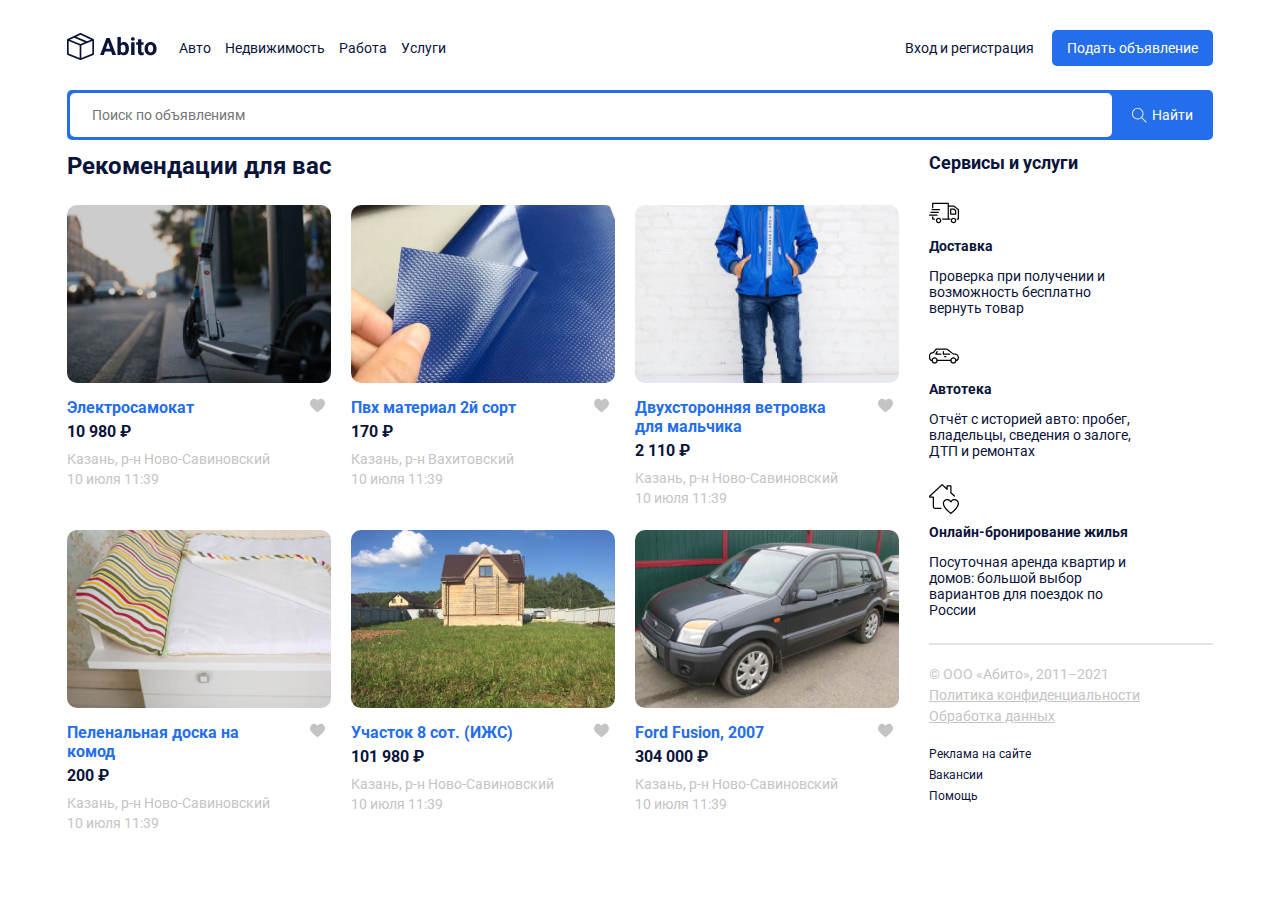
<file: index.html>
<!DOCTYPE html>
<html lang="ru">
<head>
  <meta charset="UTF-8">
  <meta http-equiv="X-UA-Compatible" content="IE=edge">
  <meta name="viewport" content="width=device-width, initial-scale=1.0">
  <title>Abito - доска обьявлений</title>
  <link rel="icon" href="./favicon.ico" type="image/x-icon" />
  <link rel="preconnect" href="https://fonts.googleapis.com">
  <link rel="preconnect" href="https://fonts.gstatic.com" crossorigin>
  <link href="https://fonts.googleapis.com/css2?family=Roboto:wght@400;700&display=swap" rel="stylesheet">
  <link rel="stylesheet" href="css/normalize.css">
  <link rel="stylesheet" href="css/style.css">
  <script src="js/swiper-bundle.min.js" defer></script>
  <script src="js/main.js" defer></script>
</head>
<body>
  <header class="header container">
    <div class="navbar">
      <a href="./" class="logo">
        <img src="img/logo.svg" alt="logo: Abito" class="logo-img">
      </a>
      <div class="navbar-panel">
        <svg class="close-menu" width="22" height="22" viewBox="0 0 44 44" fill="none" xmlns="http://www.w3.org/2000/svg">
          <path d="M1 1L42.5 42.5M1 42.5L42.5 1" stroke="black" stroke-width="2"/>
        </svg>         
        <nav class="navbar-menu">
          <ul class="menu">
            <li class="menu-item"><a href="#" class="menu-link">Авто</a></li>
            <li class="menu-item"><a href="#" class="menu-link">Недвижимость</a></li>
            <li class="menu-item"><a href="#" class="menu-link">Работа</a></li>
            <li class="menu-item"><a href="#" class="menu-link">Услуги</a></li>
          </ul>
        </nav>
        <div class="button-group">
          <a href="#" class="button button-link">Вход и регистрация</a>
          <a href="#" class="button button-primary">Подать объявление</a>
        </div>
      </div>
      <button class="menu-button">
        <svg width="30" height="30" viewBox="0 0 30 16" fill="none" xmlns="http://www.w3.org/2000/svg">
          <path d="M0.937476 2.37501H29.0624C29.58 2.37501 29.9999 1.95498 29.9999 1.43754C29.9999 0.920016 29.5799 0.500061 29.0624 0.500061H0.937476C0.419955 0.500061 0 0.920094 0 1.43754C0 1.95498 0.420033 2.37501 0.937476 2.37501Z" fill="black"/>
          <path d="M29.0624 7.06256H0.937476C0.419955 7.06256 0 7.48259 0 8.00003C0 8.51747 0.420033 8.9375 0.937476 8.9375H29.0624C29.58 8.9375 29.9999 8.51747 29.9999 8.00003C29.9999 7.48259 29.58 7.06256 29.0624 7.06256Z" fill="black"/>
          <path d="M29.0625 13.625H10.3125C9.79495 13.625 9.375 14.0451 9.375 14.5625C9.375 15.08 9.79503 15.5 10.3125 15.5H29.0625C29.58 15.5 29.9999 15.0799 29.9999 14.5625C30 14.045 29.58 13.625 29.0625 13.625Z" fill="black"/>
        </svg>
          
      </button>
    </div>
    <!-- /.navbar -->
    <div class="search-panel">
      <input type="search" class="search-input" placeholder="Поиск по объявлениям">
      <button class="search-button">
        <svg class="search-icon" width="15" height="15" viewBox="0 0 15 15" fill="none" xmlns="http://www.w3.org/2000/svg">
          <g clip-path="url(#clip0)">
          <path d="M14.6506 14.0012L10.0862 9.43675C10.9465 8.43352 11.4706 7.13293 11.4706 5.71058C11.4706 2.54822 8.89765 -0.0247192 5.7353 -0.0247192C4.20353 -0.0247192 2.76265 0.571751 1.67824 1.6544C0.595589 2.73793 -0.000881376 4.17881 9.77541e-07 5.71058C9.77541e-07 8.87293 2.57294 11.4459 5.7353 11.4459C7.15765 11.4459 8.45912 10.9218 9.46235 10.0615L14.0268 14.6259L14.6506 14.0012ZM5.7353 10.5635C3.06 10.5635 0.882354 8.38675 0.882354 5.71058C0.881472 4.41352 1.38618 3.19499 2.30294 2.2791C3.21882 1.36234 4.43824 0.857634 5.7353 0.857634C8.41059 0.857634 10.5882 3.0344 10.5882 5.71058C10.5882 8.38587 8.41059 10.5635 5.7353 10.5635Z" fill="white"/>
          </g>
          <defs>
          <clipPath id="clip0">
          <rect width="15" height="15" fill="white"/>
          </clipPath>
          </defs>
        </svg>
        <span class="search-button-text">Найти</span>  
      </button>
    </div>
    <!-- /.search-panel -->
  </header>
  <!-- /.header -->
  <div class="page-content container">
    <main class="main">
      <h2 class="page-title">Рекомендации для вас</h2>
      <div class="cards">
        <div class="card">
          <a href="single.html" class="card-link"><img src="img/card-img-1.jpg" alt="Photo" class="card-image"></a>
          <div class="card-header">
            <a href="single.html" class="card-link"><h3 class="card-title">Электросамокат</h3></a>
            <button class="like">
              <img src="img/like.svg" alt="icon: Like">
            </button>
          </div>
          <strong class="card-price">10 980 ₽</strong>
          <p class="card-text">Казань, р-н Ново-Савиновский</p>
          <p class="card-text">10 июля 11:39</p>
        </div>
        <div class="card">
          <a href="single.html" class="card-link"><img src="img/card-img-2.jpg" alt="Photo" class="card-image"></a>
          <div class="card-header">
            <a href="single.html" class="card-link"><h3 class="card-title">Пвх материал 2й сорт</h3></a>
            <button class="like">
              <img src="img/like.svg" alt="icon: Like">
            </button>
          </div>
          <strong class="card-price">170 ₽</strong>
          <p class="card-text">Казань, р-н Вахитовский</p>
          <p class="card-text">10 июля 11:39</p>
        </div>
        <div class="card">
          <a href="single.html" class="card-link"><img src="img/card-img-3.jpg" alt="Photo" class="card-image"></a>
          <div class="card-header">
            <a href="single.html" class="card-link"><h3 class="card-title">Двухсторонняя ветровка для мальчика</h3></a>
            <button class="like">
              <img src="img/like.svg" alt="icon: Like">
            </button>
          </div>
          <strong class="card-price">2 110 ₽</strong>
          <p class="card-text">Казань, р-н Ново-Савиновский</p>
          <p class="card-text">10 июля 11:39</p>
        </div>
        <div class="card">
          <a href="single.html" class="card-link"><img src="img/card-img-4.jpg" alt="Photo" class="card-image"></a>
          <div class="card-header">
            <a href="single.html" class="card-link"><h3 class="card-title">Пеленальная доска на комод</h3></a>
            <button class="like">
              <img src="img/like.svg" alt="icon: Like">
            </button>
          </div>
          <strong class="card-price">200 ₽</strong>
          <p class="card-text">Казань, р-н Ново-Савиновский</p>
          <p class="card-text">10 июля 11:39</p>
        </div>
        <div class="card">
          <a href="single.html" class="card-link"><img src="img/card-img-5.jpg" alt="Photo" class="card-image"></a>
          <div class="card-header">
            <a href="single.html" class="card-link"><h3 class="card-title">Участок 8 сот. (ИЖС)</h3></a>
            <button class="like">
              <img src="img/like.svg" alt="icon: Like">
            </button>
          </div>
          <strong class="card-price">101 980 ₽</strong>
          <p class="card-text">Казань, р-н Ново-Савиновский</p>
          <p class="card-text">10 июля 11:39</p>
        </div>
        <div class="card">
          <a href="single.html" class="card-link"><img src="img/card-img-6.jpg" alt="Photo" class="card-image"></a>
          <div class="card-header">
            <a href="single.html" class="card-link"><h3 class="card-title">Ford Fusion, 2007</h3></a>
            <button class="like">
              <img src="img/like.svg" alt="icon: Like">
            </button>
          </div>
          <strong class="card-price">304 000 ₽</strong>
          <p class="card-text">Казань, р-н Ново-Савиновский</p>
          <p class="card-text">10 июля 11:39</p>
        </div>
      </div>
      <!-- /.cards -->
    </main>
    <aside class="sidebar">
      <h4 class="page-title">Сервисы и услуги</h4>
      <div class="service">
        <img src="img/shipping.svg" alt="icon: Shipping" class="service-image">
        <h5 class="service-title">Доставка</h5>
        <p class="service-text">
          Проверка при получении и возможность бесплатно вернуть товар
        </p>
      </div>
      <div class="service">
        <img src="img/car.svg" alt="icon: Car" class="service-image">
        <h5 class="service-title">Автотека</h5>
        <p class="service-text">
          Отчёт с историей авто: пробег, владельцы, сведения о залоге, ДТП и ремонтах
        </p>
      </div>
      <div class="service">
        <img src="img/house.svg" alt="icon: House" class="service-image">
        <h5 class="service-title">Онлайн-бронирование жилья</h5>
        <p class="service-text">
          Посуточная аренда квартир и домов: большой выбор вариантов для поездок по России
        </p>
      </div>
      <hr color="#E5E5E5">
      <footer class="footer">
        <p class="footer-text">© ООО «Абито», 2011–2021</p>
        <ul class="footer-menu">
          <li class="footer-menu-item">
            <a href="#" class="footer-text">Политика конфиденциальности</a>
          </li>
          <li class="footer-menu-item">
            <a href="#" class="footer-text">Обработка данных</a>
          </li>
        </ul>
        <ul class="footer-menu">
          <li class="footer-menu-item">
            <a href="#" class="footer-link">Реклама на сайте</a>
          </li>
          <li class="footer-menu-item">
            <a href="#" class="footer-link">Вакансии</a>
          </li>
          <li class="footer-menu-item">
            <a href="#" class="footer-link">Помощь</a>
          </li>
        </ul>
      </footer>
    </aside>
  </div>
</body>
</html>
</file>
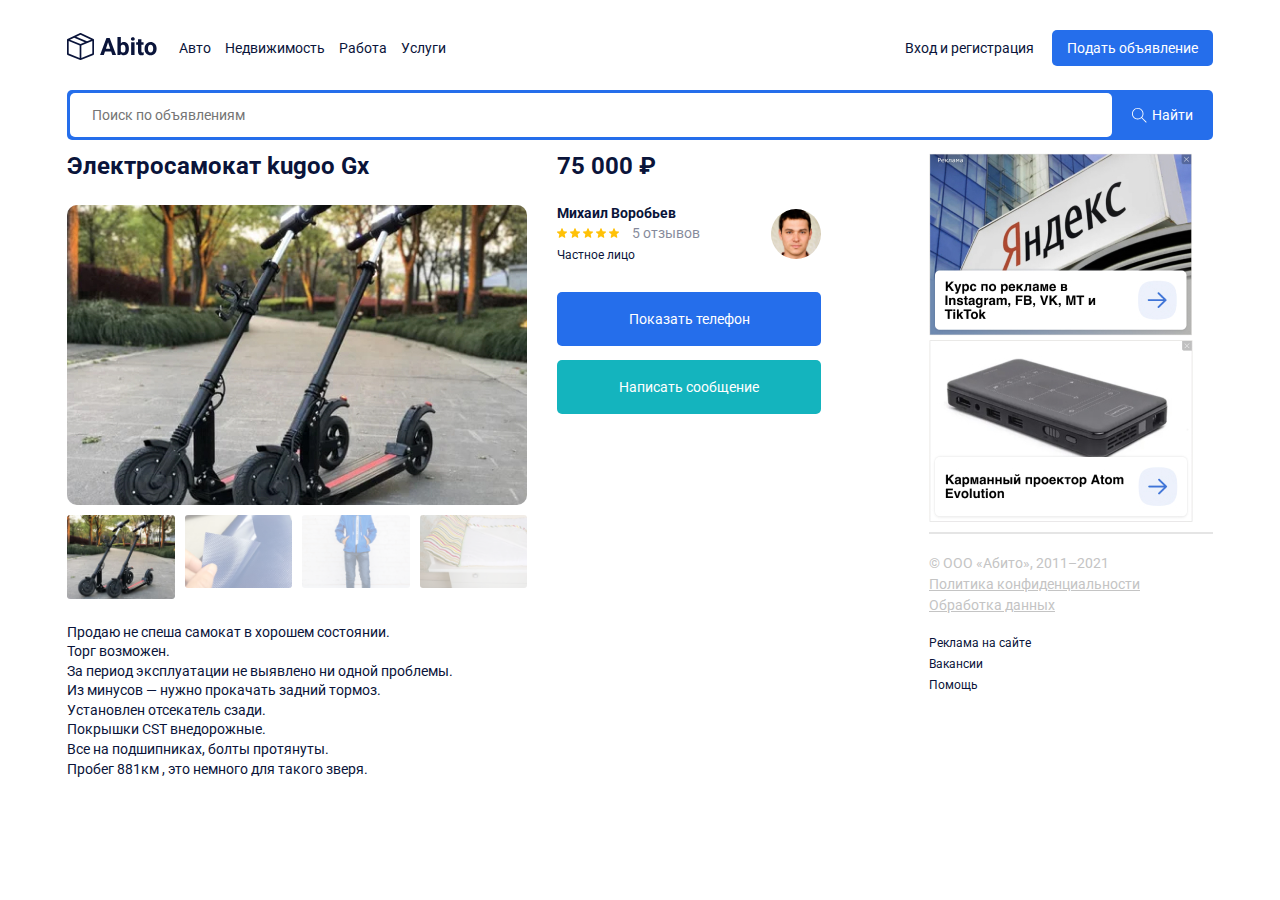
<file: single.html>
<!DOCTYPE html>
<html lang="ru">
<head>
  <meta charset="UTF-8">
  <meta http-equiv="X-UA-Compatible" content="IE=edge">
  <meta name="viewport" content="width=device-width, initial-scale=1.0">
  <title>Страница обьявления</title>
  <link rel="icon" href="./favicon.ico" type="image/x-icon" />
  <link rel="preconnect" href="https://fonts.googleapis.com">
  <link rel="preconnect" href="https://fonts.gstatic.com" crossorigin>
  <link href="https://fonts.googleapis.com/css2?family=Roboto:wght@400;700&display=swap" rel="stylesheet">
  <link rel="stylesheet" href="css/normalize.css">
  <link rel="stylesheet" href="css/swiper-bundle.min.css">
  <link rel="stylesheet" href="css/style.css">
  <script src="js/swiper-bundle.min.js" defer></script>
  <script src="js/main.js" defer></script>
</head>
<body>
  <header class="header container">
    <div class="navbar">
      <a href="./" class="logo">
        <img src="img/logo.svg" alt="logo: Abito" class="logo-img">
      </a>
      <div class="navbar-panel"> 
        <button class="close-menu">
          <svg width="22" height="22" viewBox="0 0 44 44" fill="none" xmlns="http://www.w3.org/2000/svg">
            <path d="M1 1L42.5 42.5M1 42.5L42.5 1" stroke="black" stroke-width="2"/>
          </svg> 
        </button>
        <nav class="navbar-menu">
          <ul class="menu">
            <li class="menu-item"><a href="#" class="menu-link">Авто</a></li>
            <li class="menu-item"><a href="#" class="menu-link">Недвижимость</a></li>
            <li class="menu-item"><a href="#" class="menu-link">Работа</a></li>
            <li class="menu-item"><a href="#" class="menu-link">Услуги</a></li>
          </ul>
        </nav>
        <div class="button-group">
          <a href="#" class="button button-link">Вход и регистрация</a>
          <a href="#" class="button button-primary">Подать объявление</a>
        </div>
      </div>
      <button class="menu-button">
        <svg width="30" height="16" viewBox="0 0 30 16" fill="none" xmlns="http://www.w3.org/2000/svg">
          <path d="M0.937476 2.37501H29.0624C29.58 2.37501 29.9999 1.95498 29.9999 1.43754C29.9999 0.920016 29.5799 0.500061 29.0624 0.500061H0.937476C0.419955 0.500061 0 0.920094 0 1.43754C0 1.95498 0.420033 2.37501 0.937476 2.37501Z" fill="black"/>
          <path d="M29.0624 7.06256H0.937476C0.419955 7.06256 0 7.48259 0 8.00003C0 8.51747 0.420033 8.9375 0.937476 8.9375H29.0624C29.58 8.9375 29.9999 8.51747 29.9999 8.00003C29.9999 7.48259 29.58 7.06256 29.0624 7.06256Z" fill="black"/>
          <path d="M29.0625 13.625H10.3125C9.79495 13.625 9.375 14.0451 9.375 14.5625C9.375 15.08 9.79503 15.5 10.3125 15.5H29.0625C29.58 15.5 29.9999 15.0799 29.9999 14.5625C30 14.045 29.58 13.625 29.0625 13.625Z" fill="black"/>
        </svg>
      </button>
    </div>
    <!-- /.navbar -->
    <div class="search-panel">
      <input type="search" class="search-input" placeholder="Поиск по объявлениям">
      <button class="search-button">
        <svg class="search-icon" width="15" height="15" viewBox="0 0 15 15" fill="none" xmlns="http://www.w3.org/2000/svg">
          <g clip-path="url(#clip0)">
          <path d="M14.6506 14.0012L10.0862 9.43675C10.9465 8.43352 11.4706 7.13293 11.4706 5.71058C11.4706 2.54822 8.89765 -0.0247192 5.7353 -0.0247192C4.20353 -0.0247192 2.76265 0.571751 1.67824 1.6544C0.595589 2.73793 -0.000881376 4.17881 9.77541e-07 5.71058C9.77541e-07 8.87293 2.57294 11.4459 5.7353 11.4459C7.15765 11.4459 8.45912 10.9218 9.46235 10.0615L14.0268 14.6259L14.6506 14.0012ZM5.7353 10.5635C3.06 10.5635 0.882354 8.38675 0.882354 5.71058C0.881472 4.41352 1.38618 3.19499 2.30294 2.2791C3.21882 1.36234 4.43824 0.857634 5.7353 0.857634C8.41059 0.857634 10.5882 3.0344 10.5882 5.71058C10.5882 8.38587 8.41059 10.5635 5.7353 10.5635Z" fill="white"/>
          </g>
          <defs>
          <clipPath id="clip0">
          <rect width="15" height="15" fill="white"/>
          </clipPath>
          </defs>
        </svg>
        <span class="search-button-text">Найти</span>  
      </button>
    </div>
    <!-- /.search-panel -->
  </header>
  <!-- /.header -->
  <div class="page-content container page-content-single">
    <main class="main main-single">
      <div class="content">
        <h2 class="page-title">Электросамокат kugoo Gx</h2>
        <!-- Slider main container -->
        <div
        style="--swiper-navigation-color: #fff; --swiper-pagination-color: #fff"
        class="swiper-container mySwiper2"
        >
          <div class="swiper-wrapper">
            <div class="swiper-slide">
              <img class="card-image" src="img/slider-img.jpg" />
            </div>
            <div class="swiper-slide">
              <img src="img/card-img-2.jpg" />
            </div>
            <div class="swiper-slide">
              <img src="img/card-img-3.jpg" />
            </div>
            <div class="swiper-slide">
              <img src="img/card-img-4.jpg" />
            </div>
            <div class="swiper-slide">
              <img src="img/card-img-5.jpg" />
            </div>
            <div class="swiper-slide">
              <img src="img/card-img-6.jpg" />
            </div>
          </div>
        </div>
        <div thumbsSlider="" class="swiper-container mySwiper">
          <div class="swiper-wrapper">
            <div class="swiper-slide">
              <img src="img/slider-img.jpg" />
            </div>
            <div class="swiper-slide">
              <img src="img/card-img-2.jpg" />
            </div>
            <div class="swiper-slide">
              <img src="img/card-img-3.jpg" />
            </div>
            <div class="swiper-slide">
              <img src="img/card-img-4.jpg" />
            </div>
            <div class="swiper-slide">
              <img src="img/card-img-5.jpg" />
            </div>
            <div class="swiper-slide">
              <img src="img/card-img-6.jpg" />
            </div>
          </div>
        </div>
        <div class="content-text">
          <p>
            Продаю не спеша самокат в хорошем состоянии.<br>
            Торг возможен.<br>
            За период эксплуатации не выявлено ни одной проблемы.<br>
            Из минусов — нужно прокачать задний тормоз.<br>
            Установлен отсекатель сзади.<br>
            Покрышки CST внедорожные.<br>
            Все на подшипниках, болты протянуты.<br>
            Пробег 881км , это немного для такого зверя.<br>
          </p>
        </div>
      </div>
      <!-- /.content -->
      <div class="author">
        <strong class="single-price">75 000 ₽</strong>
        <div class="author-wrapper">
          <div class="author-info">
            <span class="author-name">Михаил Воробьев</span>
            <div class="rating">
              <svg width="10" height="10" viewBox="0 0 10 10" fill="none" xmlns="http://www.w3.org/2000/svg">
                <path d="M9.97393 3.83595C9.90847 3.63346 9.72887 3.48965 9.51639 3.4705L6.63011 3.20842L5.4888 0.537072C5.40465 0.341297 5.21299 0.214569 5.00005 0.214569C4.78711 0.214569 4.59545 0.341297 4.5113 0.53753L3.36999 3.20842L0.483257 3.4705C0.271154 3.4901 0.0920116 3.63346 0.0261682 3.83595C-0.0396751 4.03844 0.0211327 4.26054 0.181583 4.40054L2.36326 6.31389L1.71994 9.14775C1.67286 9.35612 1.75374 9.5715 1.92662 9.69647C2.01955 9.76361 2.12827 9.79779 2.23791 9.79779C2.33244 9.79779 2.42621 9.77231 2.51036 9.72195L5.00005 8.23396L7.48882 9.72195C7.67094 9.83152 7.90052 9.82152 8.07302 9.69647C8.24598 9.57112 8.32678 9.35566 8.27971 9.14775L7.63638 6.31389L9.81806 4.40093C9.97851 4.26054 10.0398 4.03882 9.97393 3.83595Z" fill="#FFC107"/>
              </svg>
              <svg width="10" height="10" viewBox="0 0 10 10" fill="none" xmlns="http://www.w3.org/2000/svg">
                <path d="M9.97393 3.83595C9.90847 3.63346 9.72887 3.48965 9.51639 3.4705L6.63011 3.20842L5.4888 0.537072C5.40465 0.341297 5.21299 0.214569 5.00005 0.214569C4.78711 0.214569 4.59545 0.341297 4.5113 0.53753L3.36999 3.20842L0.483257 3.4705C0.271154 3.4901 0.0920116 3.63346 0.0261682 3.83595C-0.0396751 4.03844 0.0211327 4.26054 0.181583 4.40054L2.36326 6.31389L1.71994 9.14775C1.67286 9.35612 1.75374 9.5715 1.92662 9.69647C2.01955 9.76361 2.12827 9.79779 2.23791 9.79779C2.33244 9.79779 2.42621 9.77231 2.51036 9.72195L5.00005 8.23396L7.48882 9.72195C7.67094 9.83152 7.90052 9.82152 8.07302 9.69647C8.24598 9.57112 8.32678 9.35566 8.27971 9.14775L7.63638 6.31389L9.81806 4.40093C9.97851 4.26054 10.0398 4.03882 9.97393 3.83595Z" fill="#FFC107"/>
              </svg> 
              <svg width="10" height="10" viewBox="0 0 10 10" fill="none" xmlns="http://www.w3.org/2000/svg">
                <path d="M9.97393 3.83595C9.90847 3.63346 9.72887 3.48965 9.51639 3.4705L6.63011 3.20842L5.4888 0.537072C5.40465 0.341297 5.21299 0.214569 5.00005 0.214569C4.78711 0.214569 4.59545 0.341297 4.5113 0.53753L3.36999 3.20842L0.483257 3.4705C0.271154 3.4901 0.0920116 3.63346 0.0261682 3.83595C-0.0396751 4.03844 0.0211327 4.26054 0.181583 4.40054L2.36326 6.31389L1.71994 9.14775C1.67286 9.35612 1.75374 9.5715 1.92662 9.69647C2.01955 9.76361 2.12827 9.79779 2.23791 9.79779C2.33244 9.79779 2.42621 9.77231 2.51036 9.72195L5.00005 8.23396L7.48882 9.72195C7.67094 9.83152 7.90052 9.82152 8.07302 9.69647C8.24598 9.57112 8.32678 9.35566 8.27971 9.14775L7.63638 6.31389L9.81806 4.40093C9.97851 4.26054 10.0398 4.03882 9.97393 3.83595Z" fill="#FFC107"/>
              </svg>
              <svg width="10" height="10" viewBox="0 0 10 10" fill="none" xmlns="http://www.w3.org/2000/svg">
                <path d="M9.97393 3.83595C9.90847 3.63346 9.72887 3.48965 9.51639 3.4705L6.63011 3.20842L5.4888 0.537072C5.40465 0.341297 5.21299 0.214569 5.00005 0.214569C4.78711 0.214569 4.59545 0.341297 4.5113 0.53753L3.36999 3.20842L0.483257 3.4705C0.271154 3.4901 0.0920116 3.63346 0.0261682 3.83595C-0.0396751 4.03844 0.0211327 4.26054 0.181583 4.40054L2.36326 6.31389L1.71994 9.14775C1.67286 9.35612 1.75374 9.5715 1.92662 9.69647C2.01955 9.76361 2.12827 9.79779 2.23791 9.79779C2.33244 9.79779 2.42621 9.77231 2.51036 9.72195L5.00005 8.23396L7.48882 9.72195C7.67094 9.83152 7.90052 9.82152 8.07302 9.69647C8.24598 9.57112 8.32678 9.35566 8.27971 9.14775L7.63638 6.31389L9.81806 4.40093C9.97851 4.26054 10.0398 4.03882 9.97393 3.83595Z" fill="#FFC107"/>
              </svg>
              <svg width="10" height="10" viewBox="0 0 10 10" fill="none" xmlns="http://www.w3.org/2000/svg">
                <path d="M9.97393 3.83595C9.90847 3.63346 9.72887 3.48965 9.51639 3.4705L6.63011 3.20842L5.4888 0.537072C5.40465 0.341297 5.21299 0.214569 5.00005 0.214569C4.78711 0.214569 4.59545 0.341297 4.5113 0.53753L3.36999 3.20842L0.483257 3.4705C0.271154 3.4901 0.0920116 3.63346 0.0261682 3.83595C-0.0396751 4.03844 0.0211327 4.26054 0.181583 4.40054L2.36326 6.31389L1.71994 9.14775C1.67286 9.35612 1.75374 9.5715 1.92662 9.69647C2.01955 9.76361 2.12827 9.79779 2.23791 9.79779C2.33244 9.79779 2.42621 9.77231 2.51036 9.72195L5.00005 8.23396L7.48882 9.72195C7.67094 9.83152 7.90052 9.82152 8.07302 9.69647C8.24598 9.57112 8.32678 9.35566 8.27971 9.14775L7.63638 6.31389L9.81806 4.40093C9.97851 4.26054 10.0398 4.03882 9.97393 3.83595Z" fill="#FFC107"/>
              </svg>
              <span class="rating-counter">5 отзывов</span>
            </div>
            <span class="author-status">Частное лицо</span> 
          </div>
          <img src="img/avatar.jpg" alt="author: avatar" class="author-avatar">
        </div>
        <div class="button-group">
          <button class="button button-block button-primary">Показать телефон</button>
          <button class="button button-block button-succes">Написать сообщение</button>
        </div>
      </div>
      <!-- /.author -->
     
    </main>
    <aside class="sidebar">
      <div class="sidebar-wrapper">
        <a href="#"><img src="img/banner-1.jpg" alt="banner"></a>
        <a href="#"><img src="img/banner-2.jpg" alt="banner"></a>
        <hr color="#E5E5E5">
        <footer class="footer">
          <p class="footer-text">© ООО «Абито», 2011–2021</p>
          <ul class="footer-menu">
            <li class="footer-menu-item">
              <a href="#" class="footer-text">Политика конфиденциальности</a>
            </li>
            <li class="footer-menu-item">
              <a href="#" class="footer-text">Обработка данных</a>
            </li>
          </ul>
          <ul class="footer-menu">
            <li class="footer-menu-item">
              <a href="#" class="footer-link">Реклама на сайте</a>
            </li>
            <li class="footer-menu-item">
              <a href="#" class="footer-link">Вакансии</a>
            </li>
            <li class="footer-menu-item">
              <a href="#" class="footer-link">Помощь</a>
            </li>
          </ul>
        </footer>
      </div>
    </aside>
  </div>
</body>
</html>
</file>
<file: css/style.css>
* {
  box-sizing: border-box;
}

body {
  font-family: 'Roboto', sans-serif;
  font-size: 14px;
  color: #0a143a;
}

.container {
  max-width: 1146px;
  margin: auto;
}

.header {
  padding-top: 30px;
  padding-buton: 30px;
  margin-bottom: 12px;
}

.navbar {
  display: flex;
  align-items: center;
  justify-content: space-between;
  margin-bottom: 24px;
}

.navbar-menu {
  margin-right: auto;
}

.navbar-panel {
  display: flex;
  flex-grow: 1;
  align-items: center;
}

.menu {
  list-style: none;
  margin: 0;
  padding-left: 22px;
  padding-right: 22px;
  display: flex;
}

.menu-item:not(:last-child) {
  margin-right: 14px;
}

.menu-link {
  text-decoration: none;
  color: inherit;
}

.button {
  text-decoration: none;
  display: inline-block;
  padding: 10px 15px;
  cursor: pointer;
}

.button-link {
  color: inherit;
}

.button-primary {
  background-color: #256eeb;
  border-radius: 5px;
  color: #fff;
}

.search-panel {
  height: 50px;
  background: #256EEB;
  border-radius: 5px;
  display: flex;
  padding: 3px;
}

.search-input {
  flex-grow: 1;
  background: #FFFFFF;
  border-radius: 5px;
  border: none;
  padding-left: 22px;
  padding-right: 22px;
}

.search-button {
  background: #256EEB;
  border: none;
  color: #fff;
  padding-right: 17px;
  padding-left: 20px;
  display: flex;
  align-items: center;
  cursor: pointer;
}

.search-button-text {
  margin-left: 5px;
}

.page-content {
  display: grid;
  grid-template-columns: 9fr 3fr;
  grid-column-gap: 10px;
}

.cards {
  display: flex;
  flex-wrap: wrap;
}

.card {
  margin-bottom: 20px;
  max-width: 264px;
  margin-right: 20px;
}

.card-image {
  border-radius: 10px;
  width: 264px;
  height: 178px;
  object-fit: cover;
}

.card-title {
  font-size: 16px;
  line-height: 19px;
  color: #256EEB;
  margin-top: 12px;
  margin-bottom: 5px;
}

.card-header {
  display: flex;
  justify-content: space-between;
  align-items: baseline;
}

.card-link {
  text-decoration: none;
}

.card-price {
  display: block;
  font-size: 16px;
  line-height: 19px;
  margin-bottom: 10px;
}

.card-text {
  font-size: 14px;
  line-height: 16px;
  color: #C4C4C4;
  margin-bottom: 4px;
  margin-top: 0;
}

.like {
  background-color: #fff;
  border: none;
  cursor: pointer;
  margin-left: 15px;
}

.page-title {
  font-size: 24px;
  line-height: 28px;
}

.sidebar .page-title {
  font-size: 18px;
  line-height: 21px;
}

.service {
  margin-bottom: 25px;
}

.service-title {
  font-weight: bold;
  font-size: 14px;
  line-height: 16px;
  margin-top: 7px;
  margin-bottom: 5px;
}

.service-text {
  font-size: 14px;
  line-height: 16px;
  max-width: 217px;
}

.footer-text {
  display: inline-block;
  font-size: 14px;
  line-height: 16px;
  color: #C4C4C4;
  margin-bottom: 5px;
}

.footer-menu {
  list-style: none;
  margin: 0;
  padding: 0;
  margin-bottom: 16px;
}

.footer-link {
  display: inline-block;
  margin-bottom: 5px;
  text-decoration: none;
  font-size: 12px;
  line-height: 14px;
  color: inherit;
}

.main-single {
  display: flex;
  align-items: flex-start;
}

.content {
  max-width: 460px;
  margin-right: 30px;
}

.content-text {
  font-size: 14px;
  line-height: 140%;
}

.swiper-container {
  width: 100%;
  height: 100%;
}

.swiper-slide {
  text-align: center;
  font-size: 18px;
  background: #fff;
  display: flex;
  align-items: center;
}

.swiper-slide img {
  display: block;
  width: 100%;
  height: 100%;
  object-fit: cover;
}

.swiper-container {
  width: 100%;
  height: 300px;
  margin-left: auto;
  margin-right: auto;
}

.swiper-slide {
  background-size: cover;
  background-position: center;
}

.mySwiper2 {
  width: 100%;
  border-radius: 10px;
}

.mySwiper {
  height: 20%;
  box-sizing: border-box;
  padding: 10px 0;
}

.mySwiper .swiper-slide {
  width: 25%;
  height: 100%;
  opacity: 0.4;
}

.mySwiper .swiper-slide-thumb-active {
  opacity: 1;
}

.swiper-slide img {
  display: block;
  width: 100%;
  height: 100%;
  object-fit: cover;
  border-radius: 3px;
}

.author {
  min-width: 264px;
}

.author-wrapper {
  display: flex;
  align-items: center;
  justify-content: space-between;
  margin-top: 25px;
  margin-bottom: 30px;
}

.author-avatar {
  width: 50px;
  height: 50px;
  object-fit: cover;
  border-radius: 50%;
}

.author-name {
  font-weight: 700;
  font-size: 14px;
  line-height: 16px;
  display: block;
  margin-bottom: 4px;
}

.author-status {
  font-size: 12px;
  line-height: 14px;
}

.rating {
  margin-bottom: 5px;
}

.rating-counter {
  opacity: 0.5;
  margin-left: 10px;
}

.button-block {
  display: block;
  width: 100%;
  height: 54px;
  margin-bottom: 14px;
  border: none;
}

.button-succes {
  background: #14B4BE;
  border-radius: 5px;
  color: #fff;
}

.single-price {
  font-size: 24px;
  line-height: 28px;
  margin-top: 0;
  margin-bottom: 25px;
}

.page-title {
  margin-top: 0;
  margin-bottom: 25px;
}

.menu-button {
  background-color: #fff;
  border: none;
  cursor: pointer;
  display: none;
}

.close-menu {
  display: none;
  background-color: #fff;
  border: none;
  cursor: pointer;
}

@media (max-width: 1200px) {
  .container {
    max-width: 960px;
  }
  .card {
    width: 45%;
  }
  .card-image {
    width: 100%;
    height: 200px;
  }
  .sidebar {
    position: absolute;
    top: 100%;
  }
  .sidebar a {
    display: block;
    margin-right: 50px;
  }
  .sidebar-wrapper {
    display: flex;
    flex-wrap: wrap;
  }
  .page-content-single {
    display: grid;
    grid-template-columns: 12fr;
  }
  .main-single {
    justify-content: space-between;
  }
}

@media (max-width: 992px) {
  .container {
    max-width: 740px;
  }
  .card-image {
    height: 150px;
  }
}

@media (max-width: 768px) {
  .container {
    max-width: 560px;
  }
  .card {
    width: 100%;
  }
  .page-content {
    grid-template-columns: 8fr 4fr;
  }
  .menu-button {
    display: block;
  }
  .navbar-panel {
    position: fixed;
    right: 0;
    top: 0;
    width: 100%;
    height: 100%;
    background-color: #fff;
    z-index: 9;
    flex-direction: column;
    align-items: center;
    justify-content: center;
    transition: transform 0.2s, opacity 0.2s;
    transform: translateX(100%);
    opacity: 0;
  }
  .navbar-menu {
    margin-left: auto;
    margin-bottom: 20px;
  }
  .navbar-panel.is-active {
    transform: translateX(0%);
    opacity: 1;
  }
  .close-menu {
    position: absolute;
    top: 30px;
    right: 30px;
  }
  .menu {
    flex: content;
    align-items: center;
    justify-content: center;
    flex-direction: column;
  }
  .menu-item:not(:last-child) {
    margin-right: 0;
    margin-bottom: 10px;
  }
  .button-group {
    display: flex;
    flex-direction: column;
  }
  .button-link {
    margin-bottom: 10px;
  }
  .close-menu {
    display: block;
  }
  .sidebar {
    display: none;
  }
  .main-single {
    flex-wrap: wrap;
  }
  .page-content-single {
    grid-template-columns: 12fr;
  }
  .swiper-wrapper {
    max-width: 100%;
  }
  .content {
    max-width: 563px;
  }
}

@media (max-width: 576px) {
  .container {
    max-width: 90%;
  }
  .page-content {
    grid-template-columns: 12fr;
  }
  .card-image {
    height: 250px;
  }
  .card {
    margin-right: 0;
    max-width: 100%;
  }
  .search-button-text {
    display: none;
  }
  .content {
    max-width: 100%;
  }
  .swiper-slide.card-image {
    max-width: 560px !important;
  }
}
/*# sourceMappingURL=style.css.map */
</file>
